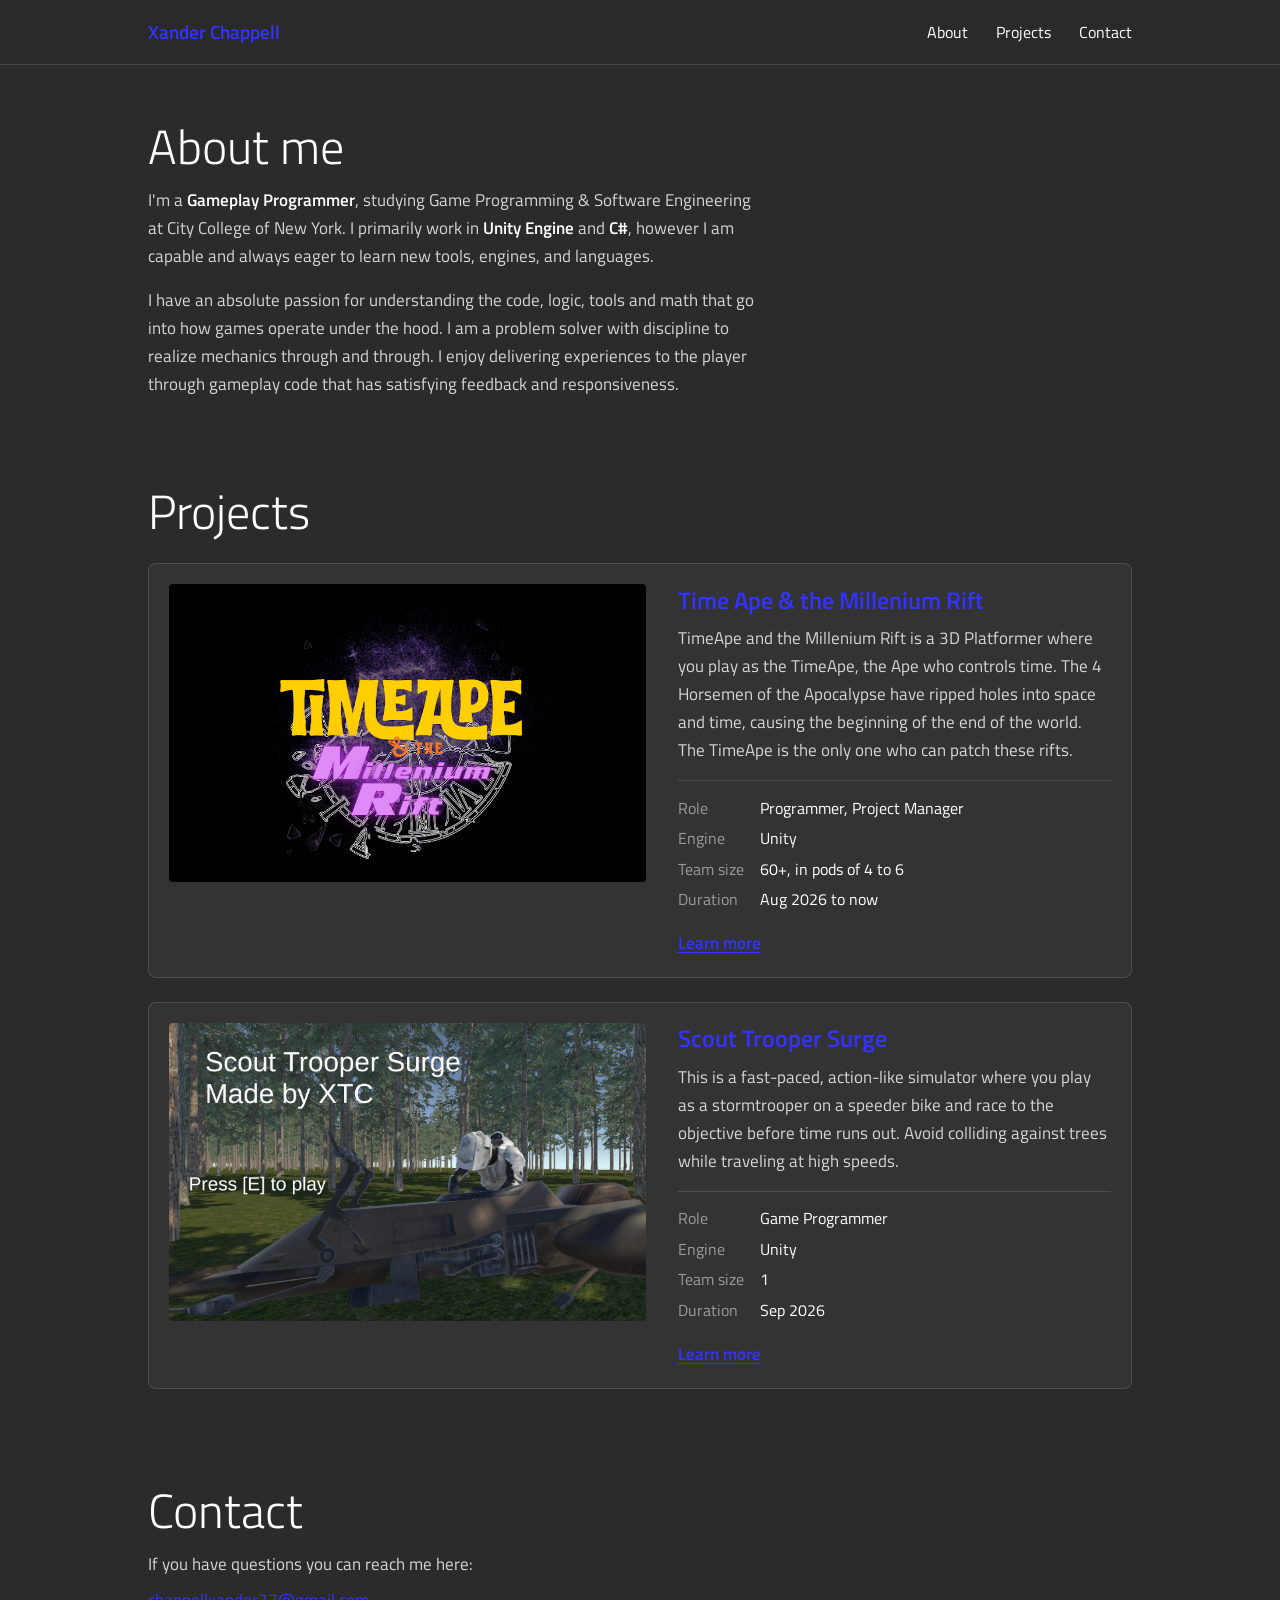
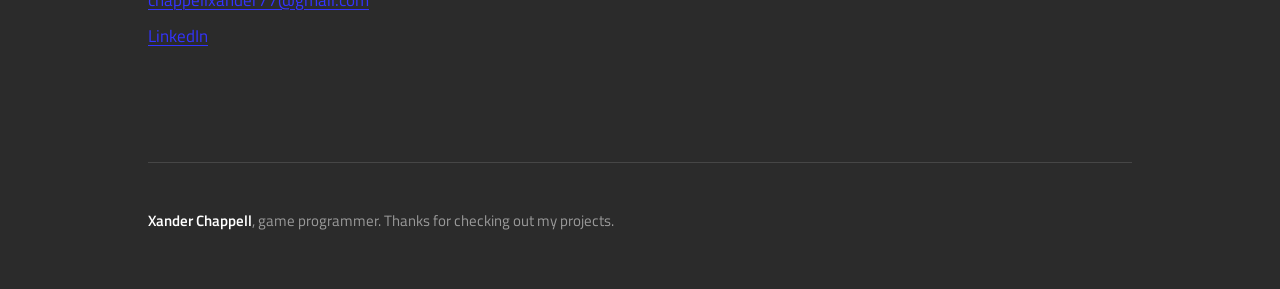
<file: index.html>
<!DOCTYPE html>
<html lang="en">
<head>
<meta charset="utf-8">
<meta name="viewport" content="width=device-width, initial-scale=1">
<title>Xander Chappell, game programmer</title>
<meta name="description" content="Xander Chappell, gameplay programmer working in Unity and C#.">
<link rel="preconnect" href="https://fonts.googleapis.com">
<link rel="preconnect" href="https://fonts.gstatic.com" crossorigin>
<link href="https://fonts.googleapis.com/css2?family=Titillium+Web:ital,wght@0,300;0,400;0,600;0,700;1,400&display=swap" rel="stylesheet">
<link rel="stylesheet" href="style.css">
</head>
<body>

<header class="site-head">
  <div class="wrap">
    <a class="brand" href="#about">
      Xander Chappell
    </a>
    <button class="menu-btn" aria-expanded="false" aria-controls="site-nav" aria-label="Open menu">
      <svg width="24" height="24" viewBox="0 0 24 24" fill="none" stroke="currentColor" stroke-width="2" stroke-linecap="round"><path class="i-open" d="M4 7h16M4 12h16M4 17h16"/><path class="i-close" d="M6 6l12 12M18 6L6 18" style="display:none"/></svg>
    </button>
    <nav id="site-nav">
      <ul>
        <li><a href="#about">About</a></li>
        <li><a href="#projects">Projects</a></li>
        <li><a href="#contact">Contact</a></li>
      </ul>
    </nav>
  </div>
</header>

<main class="wrap">

  <section id="about" aria-labelledby="about-h">
    <h2 id="about-h">About me</h2>
    <div class="about">
      <div>
        <p>I'm a <strong>Gameplay Programmer</strong>, studying Game Programming &amp; Software Engineering at City College of New York. I primarily work in <strong>Unity Engine</strong> and <strong>C#</strong>, however I am capable and always eager to learn new tools, engines, and languages.</p>
        <p>I have an absolute passion for understanding the code, logic, tools and math that go into how games operate under the hood. I am a problem solver with discipline to realize mechanics through and through. I enjoy delivering experiences to the player through gameplay code that has satisfying feedback and responsiveness.</p>
      </div>
    </div>
  </section>

  <section id="projects" aria-labelledby="projects-h">
    <h2 id="projects-h">Projects</h2>

    <article class="project">
      <div class="media logo">
        <img src="images/time-ape.png" alt="Time Ape &amp; the Millenium Rift title art">
      </div>
      <div class="info">
        <h3>Time Ape &amp; the Millenium Rift</h3>
        <p>TimeApe and the Millenium Rift is a 3D Platformer where you play as the TimeApe, the Ape who controls time. The 4 Horsemen of the Apocalypse have ripped holes into space and time, causing the beginning of the end of the world. The TimeApe is the only one who can patch these rifts.</p>
        <dl class="meta">
          <dt>Role</dt><dd>Programmer, Project Manager</dd>
          <dt>Engine</dt><dd>Unity</dd>
          <dt>Team size</dt><dd>60+, in pods of 4 to 6</dd>
          <dt>Duration</dt><dd>Aug 2026 to now</dd>
          <!-- <dt>Platform</dt><dd>PC</dd> -->
          <!-- <dt>Source</dt><dd>Private</dd> -->
        </dl>
        <a class="learn" href="time-ape.html">Learn more</a>
      </div>
    </article>

    <article class="project">
      <div class="media">
        <img src="images/speeder.jpg" alt="Scout trooper on a speeder bike in the forest">
      </div>
      <div class="info">
        <h3>Scout Trooper Surge</h3>
        <p>This is a fast-paced, action-like simulator where you play as a stormtrooper on a speeder bike and race to the objective before time runs out. Avoid colliding against trees while traveling at high speeds.</p>
        <dl class="meta">
          <dt>Role</dt><dd>Game Programmer</dd>
          <dt>Engine</dt><dd>Unity</dd>
          <dt>Team size</dt><dd>1</dd>
          <dt>Duration</dt><dd>Sep 2026</dd>
          <!-- <dt>Build</dt><dd><a href="https://YOUR-NAME.itch.io/speeder">itch.io</a></dd> -->
          <!-- <dt>Source</dt><dd><a href="https://github.com/YOUR-NAME/speeder">GitHub</a></dd> -->
        </dl>
        <a class="learn" href="scout-trooper-surge.html">Learn more</a>
      </div>
    </article>
  </section>


  <section id="contact" aria-labelledby="contact-h">
    <h2 id="contact-h">Contact</h2>
    <p class="lede" style="margin-bottom:0.5rem">If you have questions you can reach me here:</p>
    <p class="lede" style="margin-bottom:0.5rem"><a href="mailto:chappellxander77@gmail.com">chappellxander77@gmail.com</a></p>
    <p class="lede"><a href="https://www.linkedin.com/in/xander-chappell-b04676364/">LinkedIn</a></p>
    <!-- Add more links the same way, e.g.
         <p class="lede"><a href="https://github.com/YOUR-USERNAME">GitHub</a></p> -->
  </section>

  <footer>
    <p><strong>Xander Chappell</strong>, game programmer. Thanks for checking out my projects.</p>
  </footer>
</main>

<script src="site.js"></script>

</body>
</html>
</file>
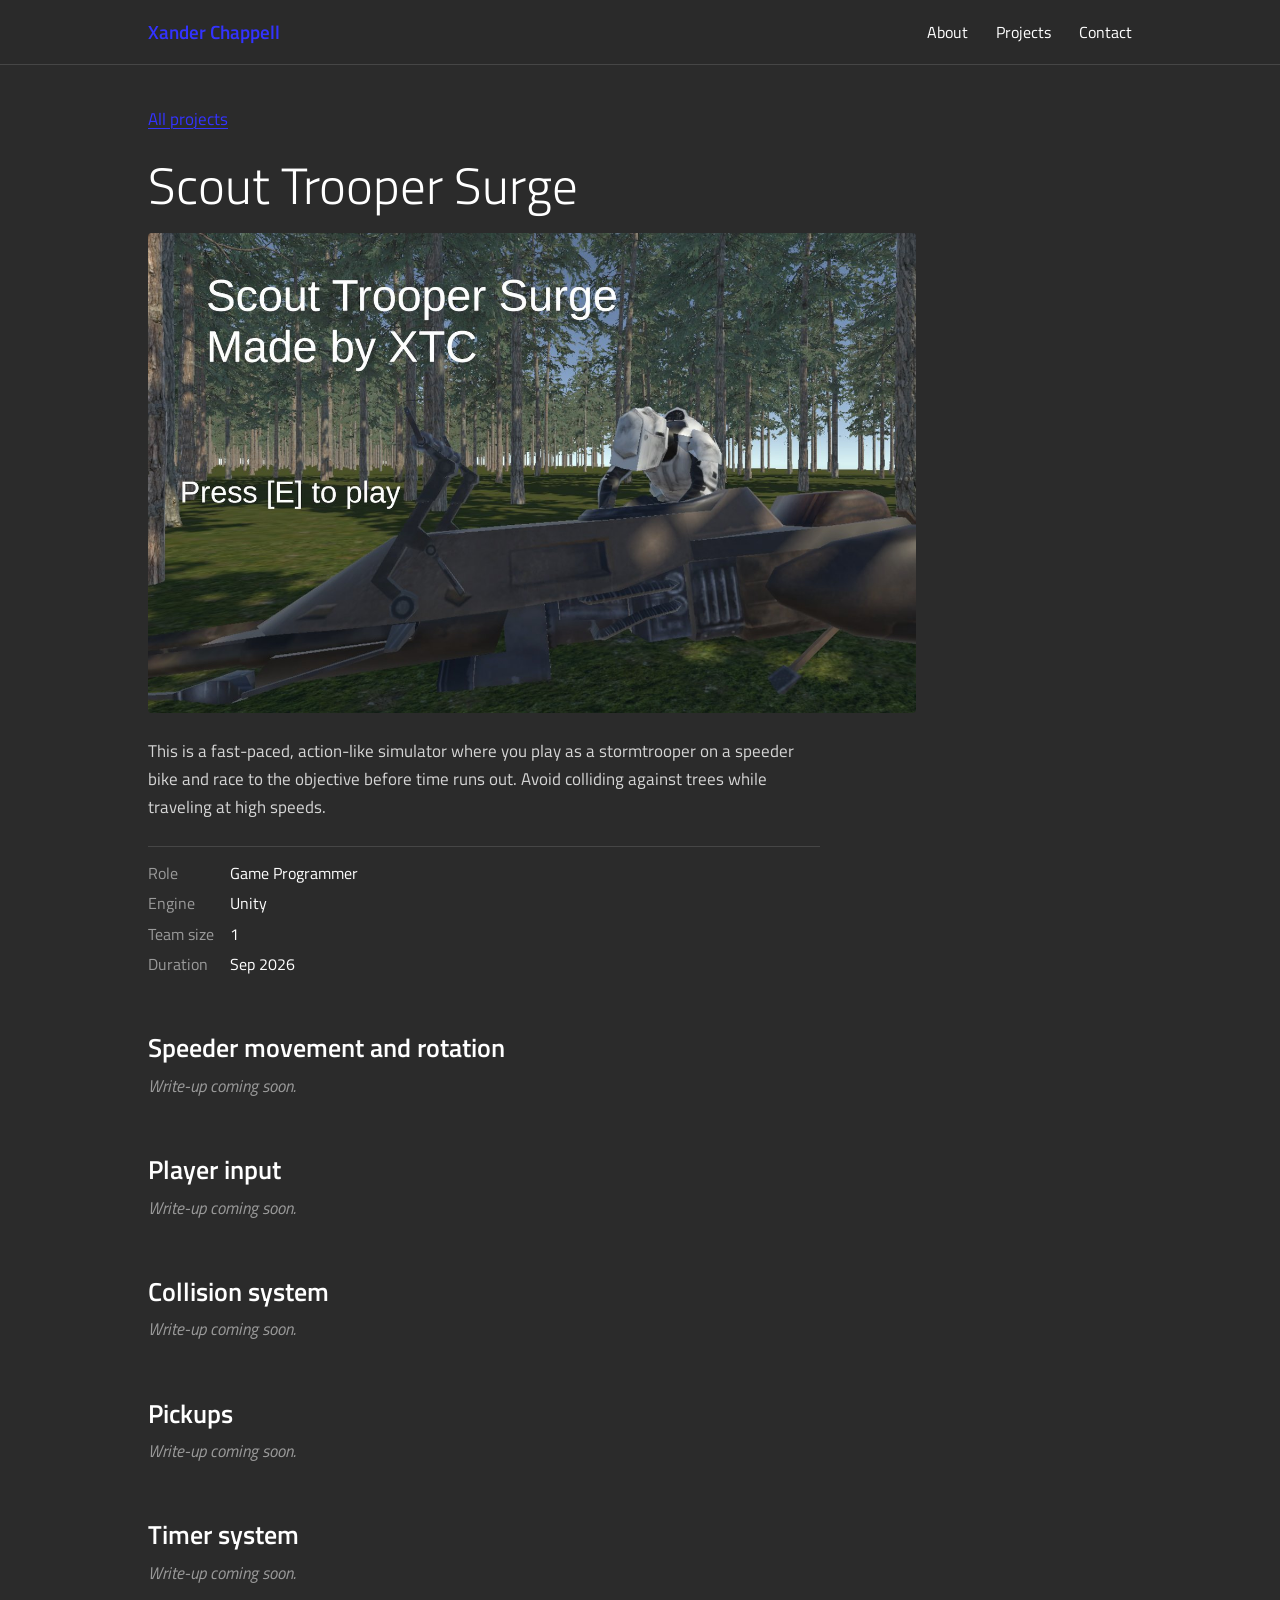
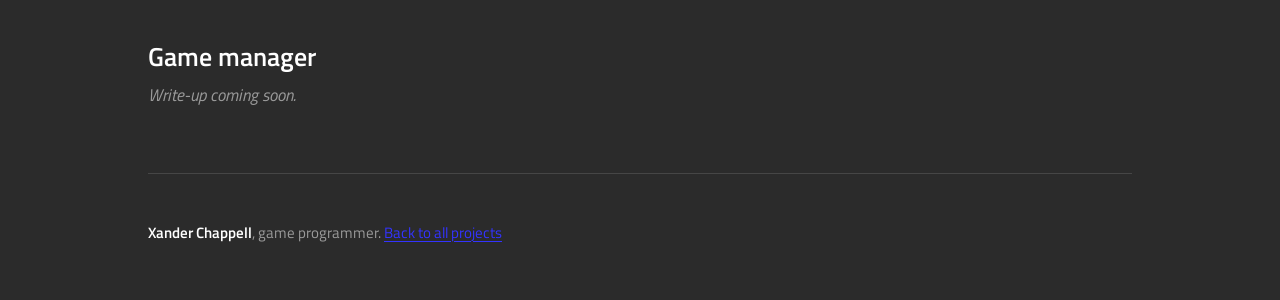
<file: scout-trooper-surge.html>
<!DOCTYPE html>
<html lang="en">
<head>
<meta charset="utf-8">
<meta name="viewport" content="width=device-width, initial-scale=1">
<title>Scout Trooper Surge | Xander Chappell</title>
<meta name="description" content="Xander Chappell, gameplay programmer working in Unity and C#.">
<link rel="preconnect" href="https://fonts.googleapis.com">
<link rel="preconnect" href="https://fonts.gstatic.com" crossorigin>
<link href="https://fonts.googleapis.com/css2?family=Titillium+Web:ital,wght@0,300;0,400;0,600;0,700;1,400&display=swap" rel="stylesheet">
<link rel="stylesheet" href="style.css">
</head>
<body>

<header class="site-head">
  <div class="wrap">
    <a class="brand" href="index.html">
      Xander Chappell
    </a>
    <button class="menu-btn" aria-expanded="false" aria-controls="site-nav" aria-label="Open menu">
      <svg width="24" height="24" viewBox="0 0 24 24" fill="none" stroke="currentColor" stroke-width="2" stroke-linecap="round"><path class="i-open" d="M4 7h16M4 12h16M4 17h16"/><path class="i-close" d="M6 6l12 12M18 6L6 18" style="display:none"/></svg>
    </button>
    <nav id="site-nav">
      <ul>
        <li><a href="index.html#about">About</a></li>
        <li><a href="index.html#projects">Projects</a></li>
        <li><a href="index.html#contact">Contact</a></li>
      </ul>
    </nav>
  </div>
</header>

<main class="wrap">
  <a class="back" href="index.html#projects">All projects</a>
  <div class="detail-head">
    <h1>Scout Trooper Surge</h1>
    <div class="media detail-hero">
        <img src="images/speeder.jpg" alt="Scout trooper on a speeder bike in the forest">
      </div>
    <p>This is a fast-paced, action-like simulator where you play as a stormtrooper on a speeder bike and race to the objective before time runs out. Avoid colliding against trees while traveling at high speeds.</p>
    <dl class="meta"><dt>Role</dt><dd>Game Programmer</dd><dt>Engine</dt><dd>Unity</dd><dt>Team size</dt><dd>1</dd><dt>Duration</dt><dd>Sep 2026</dd></dl>
  </div>

  <div class="tech">
    <section>
      <h2>Speeder movement and rotation</h2>
      <!-- What problem it solves, how you built it (a short code snippet in <pre><code>...</code></pre> works well), a GIF or clip, and anything you would change. -->
      <p class="todo">Write-up coming soon.</p>
    </section>
    <section>
      <h2>Player input</h2>
      <!-- What problem it solves, how you built it (a short code snippet in <pre><code>...</code></pre> works well), a GIF or clip, and anything you would change. -->
      <p class="todo">Write-up coming soon.</p>
    </section>
    <section>
      <h2>Collision system</h2>
      <!-- What problem it solves, how you built it (a short code snippet in <pre><code>...</code></pre> works well), a GIF or clip, and anything you would change. -->
      <p class="todo">Write-up coming soon.</p>
    </section>
    <section>
      <h2>Pickups</h2>
      <!-- What problem it solves, how you built it (a short code snippet in <pre><code>...</code></pre> works well), a GIF or clip, and anything you would change. -->
      <p class="todo">Write-up coming soon.</p>
    </section>
    <section>
      <h2>Timer system</h2>
      <!-- What problem it solves, how you built it (a short code snippet in <pre><code>...</code></pre> works well), a GIF or clip, and anything you would change. -->
      <p class="todo">Write-up coming soon.</p>
    </section>
    <section>
      <h2>Game manager</h2>
      <!-- What problem it solves, how you built it (a short code snippet in <pre><code>...</code></pre> works well), a GIF or clip, and anything you would change. -->
      <p class="todo">Write-up coming soon.</p>
    </section>
  </div>

  <footer>
    <p><strong>Xander Chappell</strong>, game programmer. <a href="index.html#projects">Back to all projects</a></p>
  </footer>
</main>

<script src="site.js"></script>
</body>
</html>
</file>
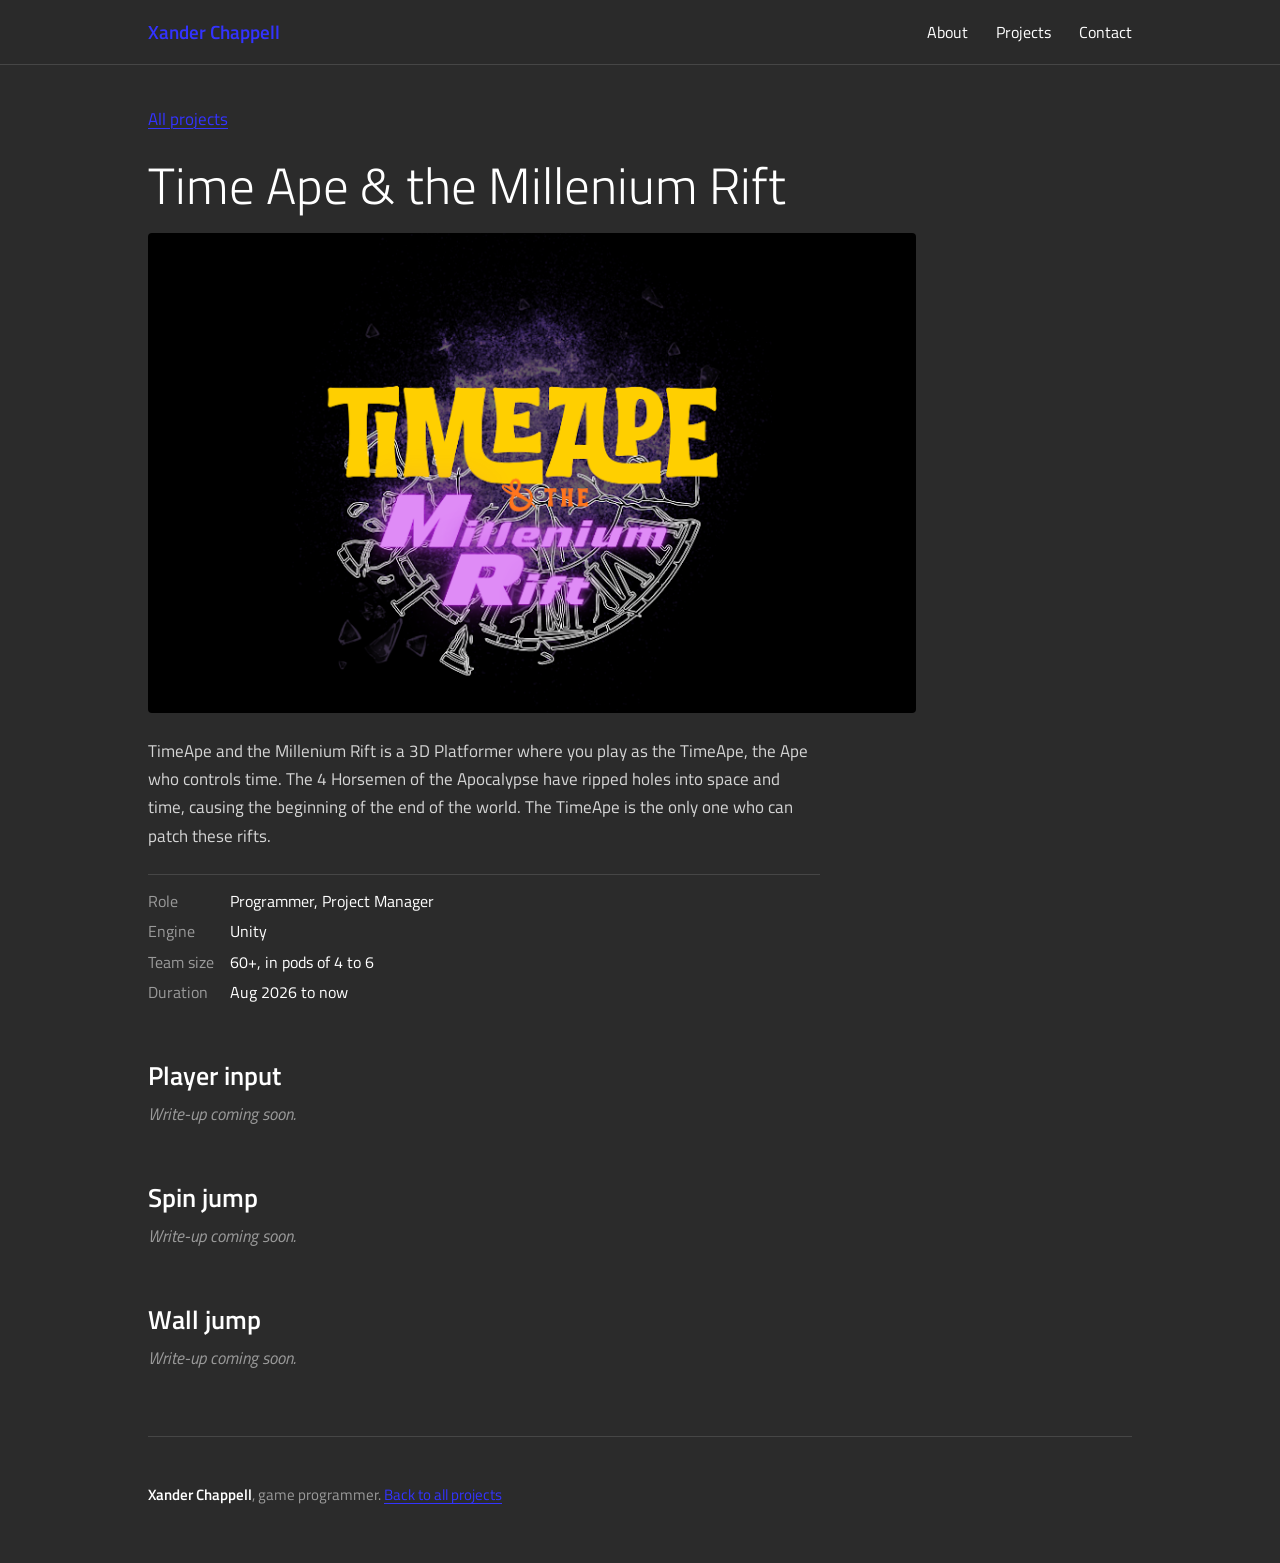
<file: time-ape.html>
<!DOCTYPE html>
<html lang="en">
<head>
<meta charset="utf-8">
<meta name="viewport" content="width=device-width, initial-scale=1">
<title>Time Ape &amp; the Millenium Rift | Xander Chappell</title>
<meta name="description" content="Xander Chappell, gameplay programmer working in Unity and C#.">
<link rel="preconnect" href="https://fonts.googleapis.com">
<link rel="preconnect" href="https://fonts.gstatic.com" crossorigin>
<link href="https://fonts.googleapis.com/css2?family=Titillium+Web:ital,wght@0,300;0,400;0,600;0,700;1,400&display=swap" rel="stylesheet">
<link rel="stylesheet" href="style.css">
</head>
<body>

<header class="site-head">
  <div class="wrap">
    <a class="brand" href="index.html">
      Xander Chappell
    </a>
    <button class="menu-btn" aria-expanded="false" aria-controls="site-nav" aria-label="Open menu">
      <svg width="24" height="24" viewBox="0 0 24 24" fill="none" stroke="currentColor" stroke-width="2" stroke-linecap="round"><path class="i-open" d="M4 7h16M4 12h16M4 17h16"/><path class="i-close" d="M6 6l12 12M18 6L6 18" style="display:none"/></svg>
    </button>
    <nav id="site-nav">
      <ul>
        <li><a href="index.html#about">About</a></li>
        <li><a href="index.html#projects">Projects</a></li>
        <li><a href="index.html#contact">Contact</a></li>
      </ul>
    </nav>
  </div>
</header>

<main class="wrap">
  <a class="back" href="index.html#projects">All projects</a>
  <div class="detail-head">
    <h1>Time Ape &amp; the Millenium Rift</h1>
    <div class="media logo detail-hero"><img src="images/time-ape.png" alt="Time Ape &amp; the Millenium Rift title art"></div>
    <p>TimeApe and the Millenium Rift is a 3D Platformer where you play as the TimeApe, the Ape who controls time. The 4 Horsemen of the Apocalypse have ripped holes into space and time, causing the beginning of the end of the world. The TimeApe is the only one who can patch these rifts.</p>
    <dl class="meta"><dt>Role</dt><dd>Programmer, Project Manager</dd><dt>Engine</dt><dd>Unity</dd><dt>Team size</dt><dd>60+, in pods of 4 to 6</dd><dt>Duration</dt><dd>Aug 2026 to now</dd></dl>
  </div>

  <div class="tech">
    <section>
      <h2>Player input</h2>
      <!-- What problem it solves, how you built it (a short code snippet in <pre><code>...</code></pre> works well), a GIF or clip, and anything you would change. -->
      <p class="todo">Write-up coming soon.</p>
    </section>
    <section>
      <h2>Spin jump</h2>
      <!-- What problem it solves, how you built it (a short code snippet in <pre><code>...</code></pre> works well), a GIF or clip, and anything you would change. -->
      <p class="todo">Write-up coming soon.</p>
    </section>
    <section>
      <h2>Wall jump</h2>
      <!-- What problem it solves, how you built it (a short code snippet in <pre><code>...</code></pre> works well), a GIF or clip, and anything you would change. -->
      <p class="todo">Write-up coming soon.</p>
    </section>
  </div>

  <footer>
    <p><strong>Xander Chappell</strong>, game programmer. <a href="index.html#projects">Back to all projects</a></p>
  </footer>
</main>

<script src="site.js"></script>
</body>
</html>
</file>
<file: style.css>
:root {
  --bg: #2B2B2B;
  --head: rgba(43, 43, 43, 0.94);
  --card: #333333;
  --footer: #262626;
  --text: #D5D5D5;
  --white: #FFFFFF;
  --muted: #9A9A9A;
  --line: rgba(255, 255, 255, 0.13);
  --blue: rgb(51, 51, 255);
}
* { box-sizing: border-box; }
html { scroll-behavior: smooth; scroll-padding-top: 5rem; -webkit-text-size-adjust: 100%; }
@media (prefers-reduced-motion: reduce) { html { scroll-behavior: auto; } }
body {
  margin: 0; background: var(--bg); color: var(--text);
  font: 400 1.0625rem/1.65 "Titillium Web", system-ui, sans-serif;
}
a { color: var(--blue); text-underline-offset: 0.2em; text-decoration-thickness: 1px; }
a:hover { text-decoration-thickness: 2px; }
:focus-visible { outline: 3px solid var(--blue); outline-offset: 3px; }
strong { color: var(--white); font-weight: 600; }
.wrap { max-width: 64rem; margin: 0 auto; padding: 0 1.25rem; }

/* Header */
.site-head {
  position: sticky; top: 0; z-index: 10;
  background: var(--head);
  backdrop-filter: blur(8px);
  border-bottom: 1px solid var(--line);
}
.site-head .wrap { display: flex; align-items: center; justify-content: space-between; height: 4rem; }
.brand { display: flex; align-items: center; gap: 0.75rem; color: var(--blue); text-decoration: none; font-weight: 600; font-size: 1.2rem; }
.avatar {
  width: 2.25rem; height: 2.25rem; border-radius: 50%;
  background: var(--blue); color: var(--bg); display: grid; place-items: center;
  font-weight: 700; font-size: 0.85rem; overflow: hidden; flex: none;
}
.avatar img { width: 100%; height: 100%; object-fit: cover; }
nav ul { display: flex; gap: 1.75rem; list-style: none; margin: 0; padding: 0; }
nav a { color: var(--white); text-decoration: none; font-size: 1rem; }
nav a:hover { color: var(--blue); }
.menu-btn { display: none; background: none; border: 0; padding: 0.5rem; margin-right: -0.5rem; cursor: pointer; color: var(--white); }
.menu-btn svg { display: block; }

@media (max-width: 640px) {
  .menu-btn { display: block; }
  nav { position: absolute; left: 0; right: 0; top: 4rem; background: rgba(0, 0, 0, 0.95); border-bottom: 1px solid var(--line); display: none; }
  nav.open { display: block; }
  nav ul { flex-direction: column; gap: 0; padding: 0.5rem 1.25rem 1rem; }
  nav li a { display: block; padding: 0.7rem 0; font-size: 1.1rem; }
}

/* Sections */
main section { padding: 3.5rem 0 1rem; }
h2 {
  font-weight: 300;
  font-size: clamp(2.2rem, 5vw, 3rem); line-height: 1.1;
  color: var(--white); margin: 0 0 0.75rem;
}
.lede { color: var(--text); margin: 0 0 2rem; max-width: 40rem; }

/* Project cards */
.project {
  display: grid; grid-template-columns: minmax(0, 1.1fr) minmax(0, 1fr); gap: 2rem;
  background: var(--card); border: 1px solid var(--line); border-radius: 8px;
  padding: 1.25rem; margin-bottom: 1.5rem;
}
.media { position: relative; aspect-ratio: 16 / 10; border-radius: 4px; overflow: hidden; background: #3A3A3A; }
.media.placeholder { display: grid; place-items: center; text-align: center; padding: 1rem; color: var(--muted); font-size: 0.95rem; border: 1px dashed rgba(255, 255, 255, 0.25); }
.media.logo { background: #000; }
.media.logo img { object-fit: contain; }
.media img, .media video { width: 100%; height: 100%; object-fit: cover; display: block; }

.info h3 { font-size: 1.5rem; line-height: 1.2; margin: 0.1rem 0 0.6rem; font-weight: 600; color: var(--blue); }
.info p { margin: 0 0 1rem; }
dl.meta { display: grid; grid-template-columns: max-content 1fr; gap: 0.3rem 1rem; margin: 0 0 1rem; padding: 0.9rem 0 0; border-top: 1px solid var(--line); font-size: 0.975rem; }
dl.meta dt { color: var(--muted); }
dl.meta dd { margin: 0; color: var(--white); }

@media (max-width: 800px) {
  .project { grid-template-columns: 1fr; gap: 1.25rem; }
}

/* About */
.about { max-width: 42rem; }
.about p { margin: 0 0 1rem; max-width: 38rem; }
.photo {
  aspect-ratio: 1; border-radius: 8px; background: var(--blue); color: var(--bg);
  display: grid; place-items: center; font-weight: 300; font-size: 4rem; overflow: hidden;
}
.photo img { width: 100%; height: 100%; object-fit: cover; }
@media (max-width: 640px) {
  .about { grid-template-columns: 1fr; gap: 1.5rem; }
  .photo { width: 10rem; grid-row: 1; }
}

footer { margin-top: 4rem; padding: 2rem 0 2.5rem; border-top: 1px solid var(--line); color: var(--muted); font-size: 0.925rem; }

.learn { display: inline-block; font-weight: 600; }

/* Project detail pages */
.back { display: inline-block; margin-top: 2.5rem; }
.detail-head { padding: 1.5rem 0 0; }
.detail-head h1 { font-size: clamp(2.2rem, 5vw, 3.2rem); line-height: 1.1; color: var(--white); font-weight: 300; margin: 0 0 1.25rem; }
.detail-head p { max-width: 42rem; margin: 0 0 1.5rem; }
.detail-hero { max-width: 48rem; margin-bottom: 1.5rem; }
.detail-head dl.meta { max-width: 42rem; }
.tech section { padding: 2.5rem 0 0; max-width: 42rem; }
.tech h2 { font-size: 1.6rem; font-weight: 600; margin-bottom: 0.6rem; }
.tech p { margin: 0 0 1rem; }
.tech .todo { color: var(--muted); font-style: italic; }
.tech pre { background: #141414; color: var(--text); border: 1px solid var(--line); padding: 1rem 1.25rem; border-radius: 4px; overflow-x: auto; font-size: 0.9rem; line-height: 1.5; }
#projects-h { margin-bottom: 1.5rem; }
</file>
